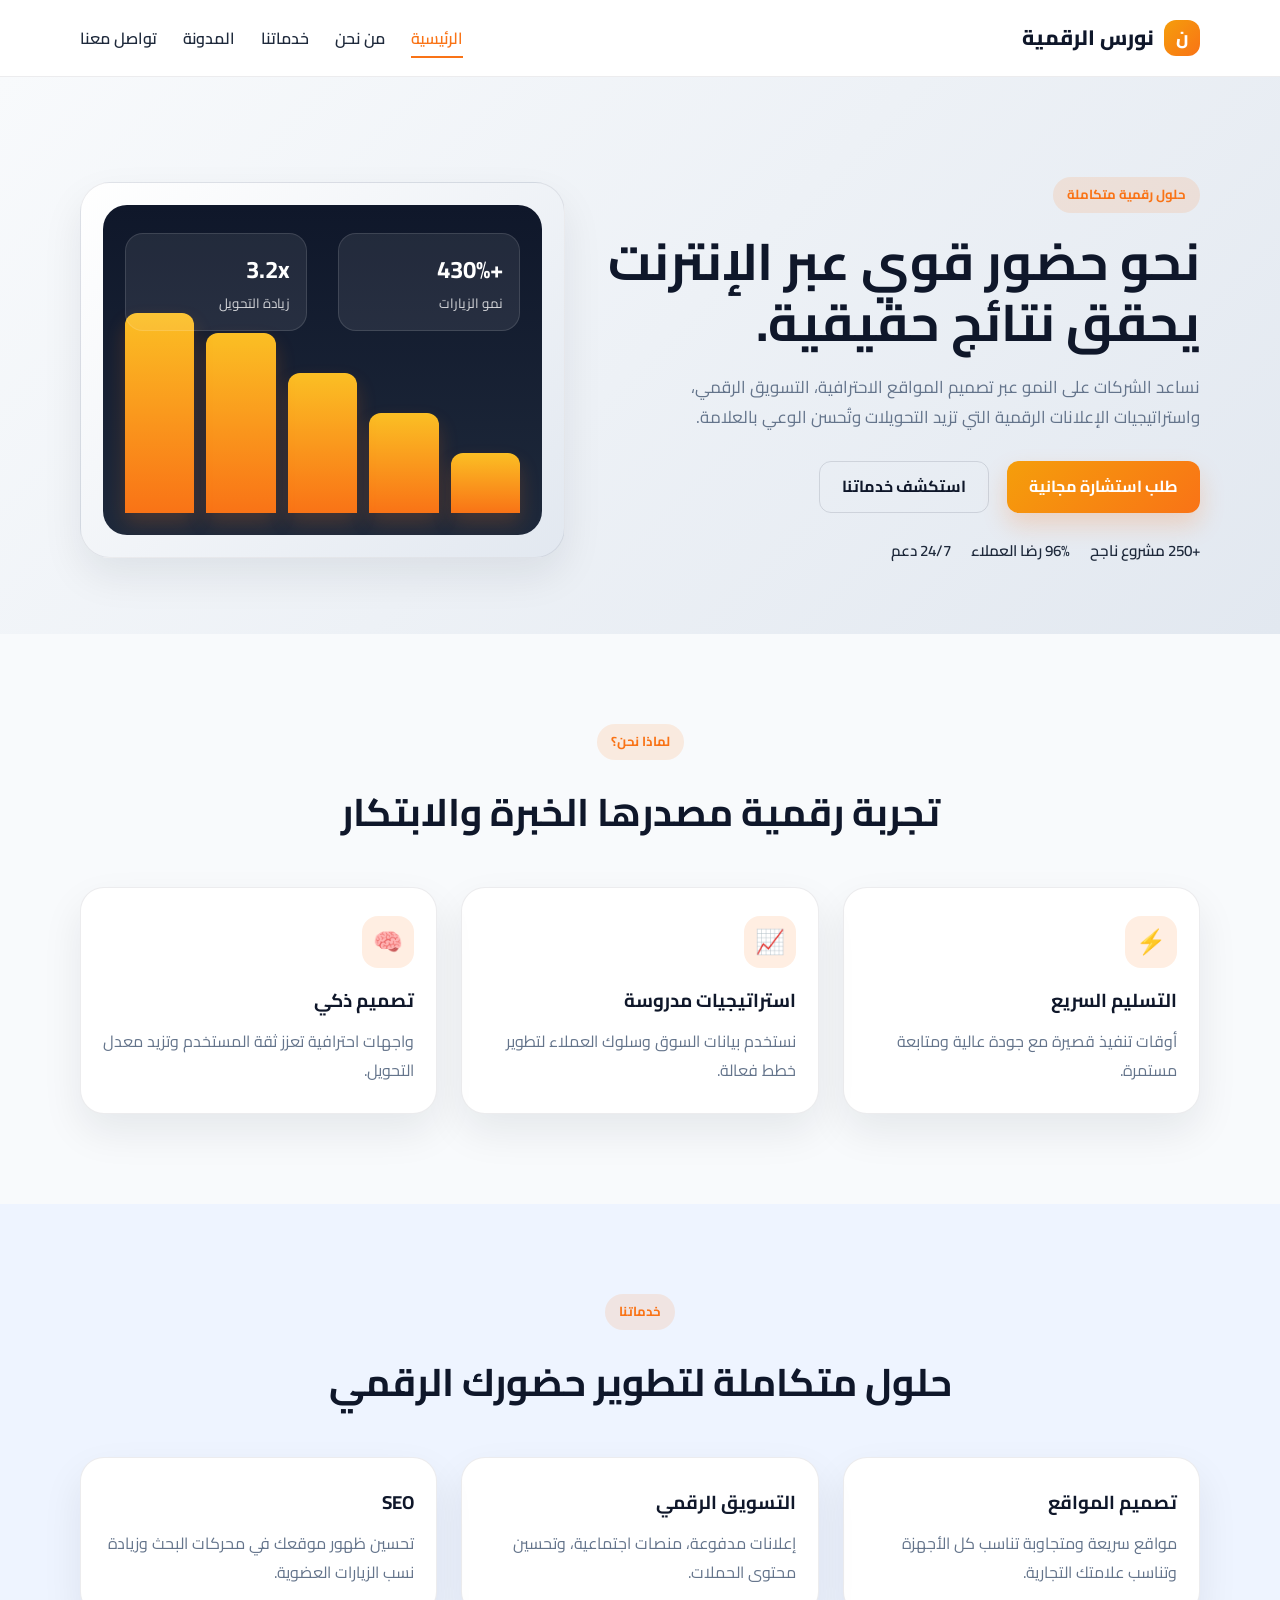
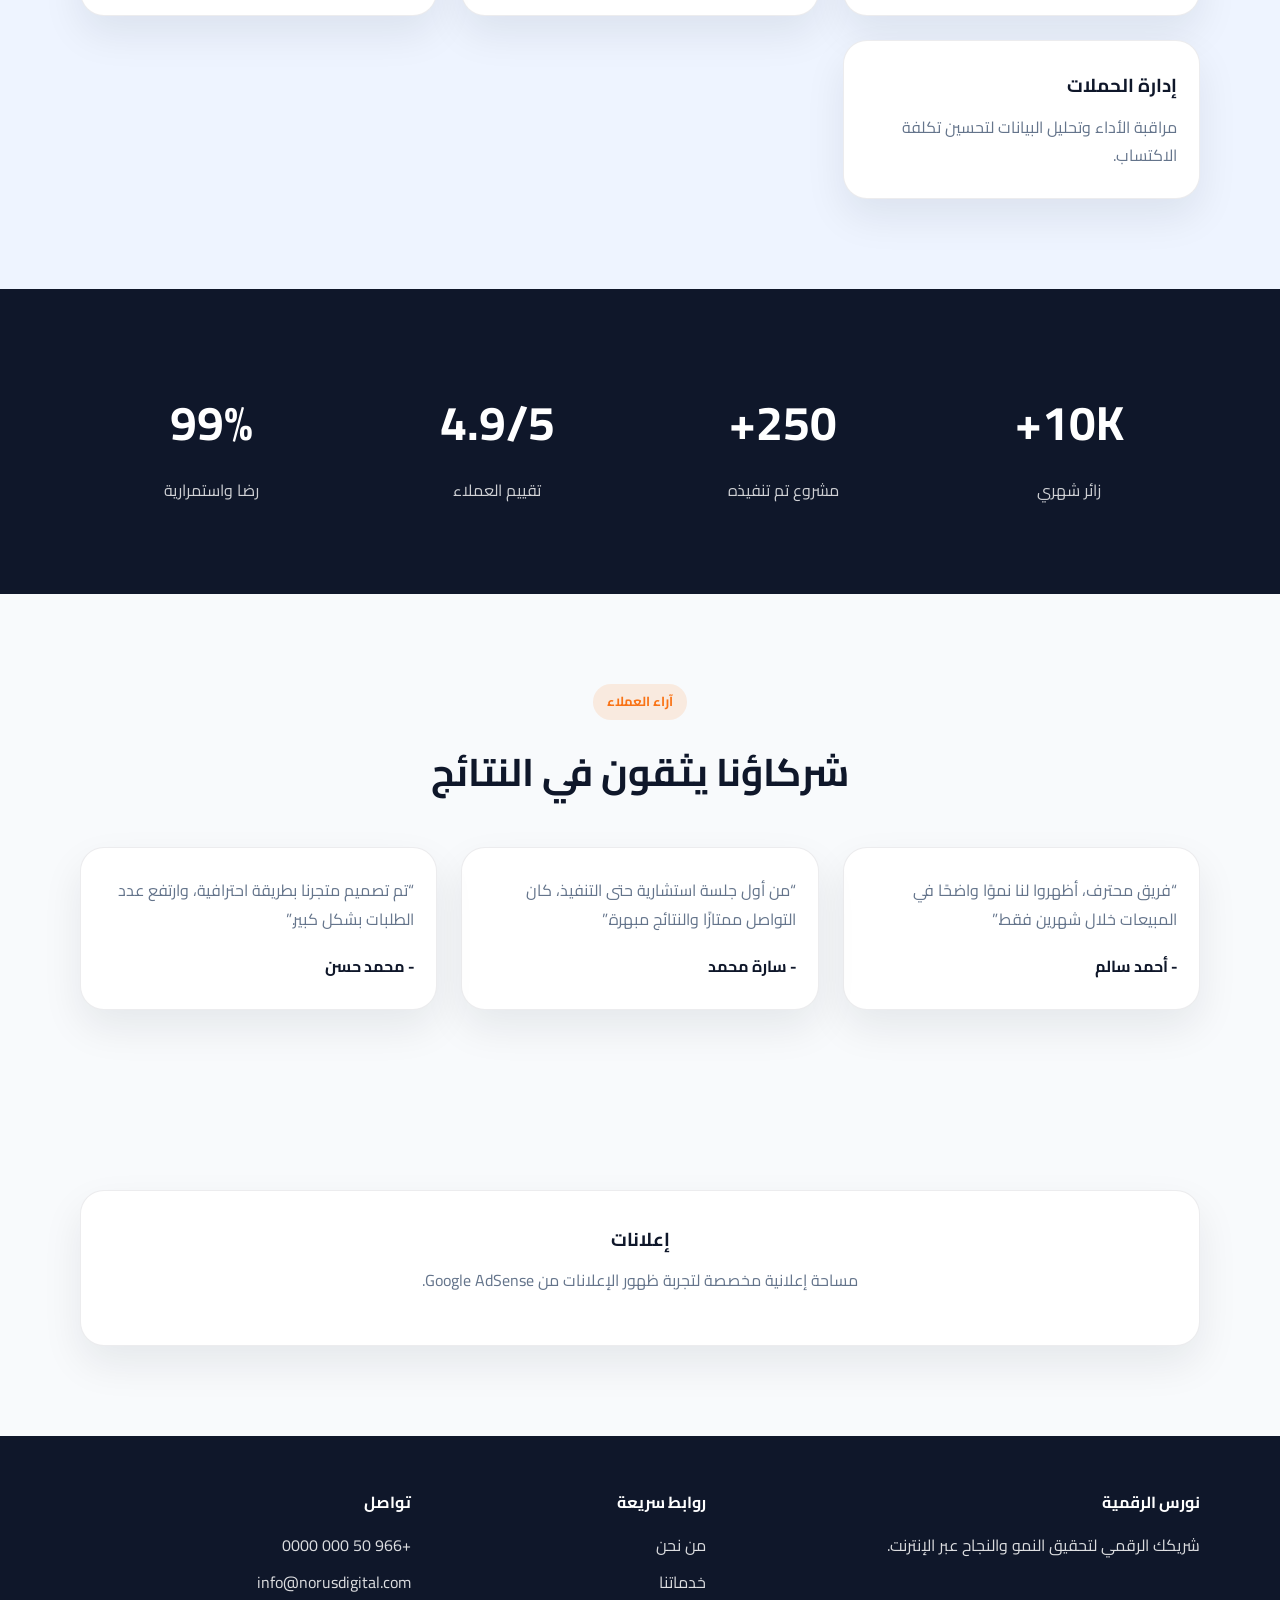
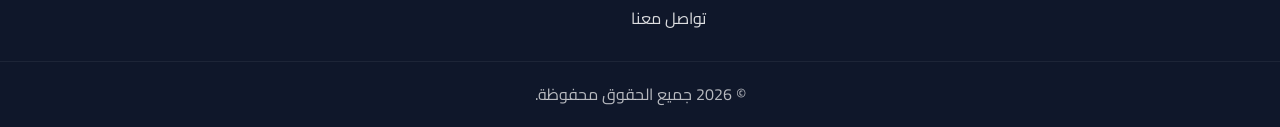
<file: index.html>
<!DOCTYPE html>
<html lang="ar" dir="rtl">
  <head>
    <meta charset="UTF-8" />
    <meta name="viewport" content="width=device-width, initial-scale=1.0" />
    <title>نورس الرقمية | حلول تسويقية متقدمة</title>
    <meta
      name="description"
      content="موقع احترافي يقدم خدمات تصميم المواقع، التسويق الرقمي، وإدارة الحملات الإعلانية للأعمال الصغيرة والمتوسطة."
    />
    <link rel="preconnect" href="https://fonts.googleapis.com" />
    <link rel="preconnect" href="https://fonts.gstatic.com" crossorigin />
    <link
      href="https://fonts.googleapis.com/css2?family=Cairo:wght@400;500;600;700;800&display=swap"
      rel="stylesheet"
    />
    <link rel="stylesheet" href="style.css" />
    <script async src="https://pagead2.googlesyndication.com/pagead/js/adsbygoogle.js?client=ca-pub-XXXXXXXXXXXX"></script>
  </head>
  <body>
    <header class="site-header">
      <div class="container nav-wrap">
        <a href="index.html" class="brand">
          <span class="brand-mark">ن</span>
          <span>نورس الرقمية</span>
        </a>

        <button class="menu-toggle" aria-label="فتح القائمة">
          <span></span><span></span><span></span>
        </button>

        <nav class="main-nav">
          <a href="index.html" class="active">الرئيسية</a>
          <a href="about.html">من نحن</a>
          <a href="services.html">خدماتنا</a>
          <a href="blog.html">المدونة</a>
          <a href="contact.html">تواصل معنا</a>
        </nav>
      </div>
    </header>

    <main>
      <section class="hero">
        <div class="container hero-grid">
          <div class="hero-copy">
            <span class="eyebrow">حلول رقمية متكاملة</span>
            <h1>نحو حضور قوي عبر الإنترنت يحقق نتائج حقيقية.</h1>
            <p>
              نساعد الشركات على النمو عبر تصميم المواقع الاحترافية، التسويق الرقمي،
              واستراتيجيات الإعلانات الرقمية التي تزيد التحويلات وتُحسن الوعي بالعلامة.
            </p>
            <div class="cta-row">
              <a class="btn btn-primary" href="contact.html">طلب استشارة مجانية</a>
              <a class="btn btn-secondary" href="services.html">استكشف خدماتنا</a>
            </div>
            <ul class="trust-list">
              <li>+250 مشروع ناجح</li>
              <li>96% رضا العملاء</li>
              <li>24/7 دعم</li>
            </ul>
          </div>

          <div class="hero-card">
            <div class="card-preview">
              <div class="mini-chart">
                <span style="height: 30%"></span>
                <span style="height: 50%"></span>
                <span style="height: 70%"></span>
                <span style="height: 90%"></span>
                <span style="height: 100%"></span>
              </div>
              <div class="metrics">
                <div>
                  <strong>+430%</strong>
                  <small>نمو الزيارات</small>
                </div>
                <div>
                  <strong>3.2x</strong>
                  <small>زيادة التحويل</small>
                </div>
              </div>
            </div>
          </div>
        </div>
      </section>

      <section class="features section">
        <div class="container">
          <div class="section-heading">
            <span class="eyebrow">لماذا نحن؟</span>
            <h2>تجربة رقمية مصدرها الخبرة والابتكار</h2>
          </div>

          <div class="feature-grid">
            <article class="feature-box">
              <div class="icon">⚡</div>
              <h3>التسليم السريع</h3>
              <p>أوقات تنفيذ قصيرة مع جودة عالية ومتابعة مستمرة.</p>
            </article>
            <article class="feature-box">
              <div class="icon">📈</div>
              <h3>استراتيجيات مدروسة</h3>
              <p>نستخدم بيانات السوق وسلوك العملاء لتطوير خطط فعالة.</p>
            </article>
            <article class="feature-box">
              <div class="icon">🧠</div>
              <h3>تصميم ذكي</h3>
              <p>واجهات احترافية تعزز ثقة المستخدم وتزيد معدل التحويل.</p>
            </article>
          </div>
        </div>
      </section>

      <section class="services section alt-bg">
        <div class="container">
          <div class="section-heading">
            <span class="eyebrow">خدماتنا</span>
            <h2>حلول متكاملة لتطوير حضورك الرقمي</h2>
          </div>

          <div class="service-grid">
            <article class="service-card">
              <h3>تصميم المواقع</h3>
              <p>مواقع سريعة ومتجاوبة تناسب كل الأجهزة وتناسب علامتك التجارية.</p>
            </article>
            <article class="service-card">
              <h3>التسويق الرقمي</h3>
              <p>إعلانات مدفوعة، منصات اجتماعية، وتحسين محتوى الحملات.</p>
            </article>
            <article class="service-card">
              <h3>SEO</h3>
              <p>تحسين ظهور موقعك في محركات البحث وزيادة نسب الزيارات العضوية.</p>
            </article>
            <article class="service-card">
              <h3>إدارة الحملات</h3>
              <p>مراقبة الأداء وتحليل البيانات لتحسين تكلفة الاكتساب.</p>
            </article>
          </div>
        </div>
      </section>

      <section class="stats section">
        <div class="container stats-grid">
          <div>
            <strong>10K+</strong>
            <span>زائر شهري</span>
          </div>
          <div>
            <strong>250+</strong>
            <span>مشروع تم تنفيذه</span>
          </div>
          <div>
            <strong>4.9/5</strong>
            <span>تقييم العملاء</span>
          </div>
          <div>
            <strong>99%</strong>
            <span>رضا واستمرارية</span>
          </div>
        </div>
      </section>

      <section class="testimonials section">
        <div class="container">
          <div class="section-heading">
            <span class="eyebrow">آراء العملاء</span>
            <h2>شركاؤنا يثقون في النتائج</h2>
          </div>

          <div class="testimonial-grid">
            <article class="quote-box">
              “فريق محترف، أظهروا لنا نموًا واضحًا في المبيعات خلال شهرين فقط.”
              <span>- أحمد سالم</span>
            </article>
            <article class="quote-box">
              “من أول جلسة استشارية حتى التنفيذ، كان التواصل ممتازًا والنتائج مبهرة.”
              <span>- سارة محمد</span>
            </article>
            <article class="quote-box">
              “تم تصميم متجرنا بطريقة احترافية، وارتفع عدد الطلبات بشكل كبير.”
              <span>- محمد حسن</span>
            </article>
          </div>
        </div>
      </section>

      <section class="ad-section section">
        <div class="container">
          <div class="ad-box">
            <h3>إعلانات</h3>
            <p>مساحة إعلانية مخصصة لتجربة ظهور الإعلانات من Google AdSense.</p>
            <ins
              class="adsbygoogle"
              style="display:block;"
              data-ad-client="ca-pub-XXXXXXXXXXXX"
              data-ad-slot="1234567890"
              data-ad-format="auto"
              data-full-width-responsive="true"
            ></ins>
          </div>
        </div>
      </section>
    </main>

    <footer class="site-footer">
      <div class="container footer-grid">
        <div>
          <h4>نورس الرقمية</h4>
          <p>شريكك الرقمي لتحقيق النمو والنجاح عبر الإنترنت.</p>
        </div>
        <div>
          <h4>روابط سريعة</h4>
          <ul>
            <li><a href="about.html">من نحن</a></li>
            <li><a href="services.html">خدماتنا</a></li>
            <li><a href="contact.html">تواصل معنا</a></li>
          </ul>
        </div>
        <div>
          <h4>تواصل</h4>
          <ul>
            <li><a href="tel:+966500000000">+966 50 000 0000</a></li>
            <li><a href="mailto:info@norusdigital.com">info@norusdigital.com</a></li>
          </ul>
        </div>
      </div>
      <div class="copy-right">© <span id="year"></span> جميع الحقوق محفوظة.</div>
    </footer>

    <script src="script.js"></script>
  </body>
</html>
</file>
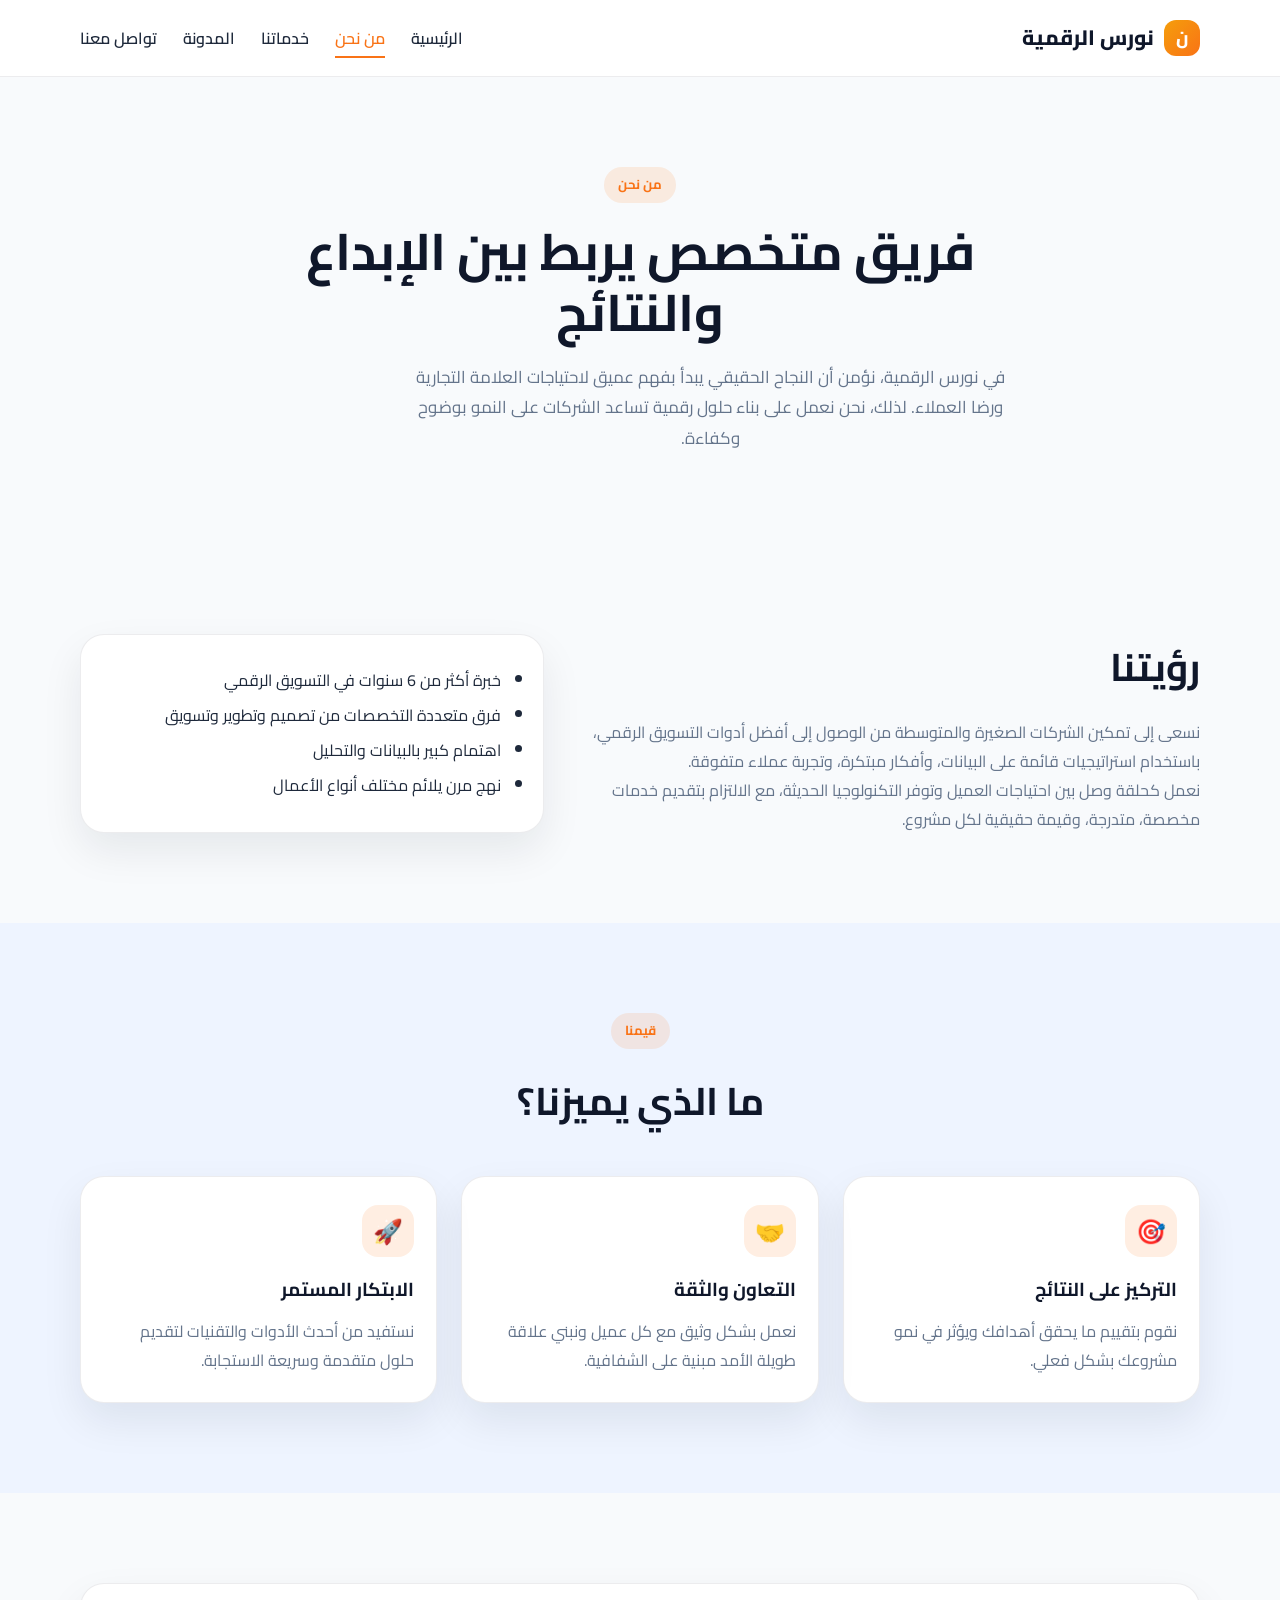
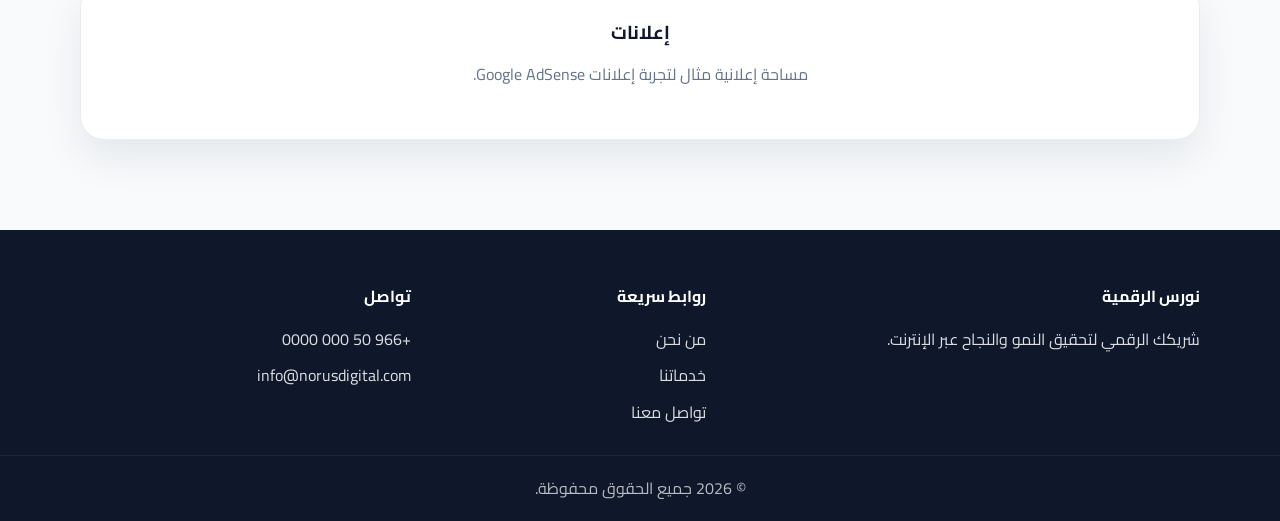
<file: about.html>
<!DOCTYPE html>
<html lang="ar" dir="rtl">
  <head>
    <meta charset="UTF-8" />
    <meta name="viewport" content="width=device-width, initial-scale=1.0" />
    <title>من نحن | نورس الرقمية</title>
    <meta name="description" content="تعرف على فريق نورس الرقمية، قيمنا، ورؤية الشركة في تقديم خدمات التسويق الرقمي وتصميم المواقع." />
    <link rel="preconnect" href="https://fonts.googleapis.com" />
    <link rel="preconnect" href="https://fonts.gstatic.com" crossorigin />
    <link href="https://fonts.googleapis.com/css2?family=Cairo:wght@400;500;600;700;800&display=swap" rel="stylesheet" />
    <link rel="stylesheet" href="style.css" />
    <script async src="https://pagead2.googlesyndication.com/pagead/js/adsbygoogle.js?client=ca-pub-XXXXXXXXXXXX"></script>
  </head>
  <body>
    <header class="site-header">
      <div class="container nav-wrap">
        <a href="index.html" class="brand">
          <span class="brand-mark">ن</span>
          <span>نورس الرقمية</span>
        </a>
        <button class="menu-toggle" aria-label="فتح القائمة">
          <span></span><span></span><span></span>
        </button>
        <nav class="main-nav">
          <a href="index.html">الرئيسية</a>
          <a href="about.html" class="active">من نحن</a>
          <a href="services.html">خدماتنا</a>
          <a href="blog.html">المدونة</a>
          <a href="contact.html">تواصل معنا</a>
        </nav>
      </div>
    </header>

    <main>
      <section class="page-hero section">
        <div class="container narrow">
          <span class="eyebrow">من نحن</span>
          <h1>فريق متخصص يربط بين الإبداع والنتائج</h1>
          <p>
            في نورس الرقمية، نؤمن أن النجاح الحقيقي يبدأ بفهم عميق لاحتياجات العلامة
            التجارية ورضا العملاء. لذلك، نحن نعمل على بناء حلول رقمية تساعد الشركات
            على النمو بوضوح وكفاءة.
          </p>
        </div>
      </section>

      <section class="section">
        <div class="container story-grid">
          <div>
            <h2>رؤيتنا</h2>
            <p>
              نسعى إلى تمكين الشركات الصغيرة والمتوسطة من الوصول إلى أفضل أدوات التسويق
              الرقمي، باستخدام استراتيجيات قائمة على البيانات، وأفكار مبتكرة، وتجربة عملاء
              متفوقة.
            </p>
            <p>
              نعمل كحلقة وصل بين احتياجات العميل وتوفر التكنولوجيا الحديثة، مع الالتزام
              بتقديم خدمات مخصصة، متدرجة، وقيمة حقيقية لكل مشروع.
            </p>
          </div>
          <div class="info-card">
            <ul>
              <li>خبرة أكثر من 6 سنوات في التسويق الرقمي</li>
              <li>فرق متعددة التخصصات من تصميم وتطوير وتسويق</li>
              <li>اهتمام كبير بالبيانات والتحليل</li>
              <li>نهج مرن يلائم مختلف أنواع الأعمال</li>
            </ul>
          </div>
        </div>
      </section>

      <section class="section alt-bg">
        <div class="container">
          <div class="section-heading">
            <span class="eyebrow">قيمنا</span>
            <h2>ما الذي يميزنا؟</h2>
          </div>
          <div class="feature-grid">
            <article class="feature-box">
              <div class="icon">🎯</div>
              <h3>التركيز على النتائج</h3>
              <p>نقوم بتقييم ما يحقق أهدافك ويؤثر في نمو مشروعك بشكل فعلي.</p>
            </article>
            <article class="feature-box">
              <div class="icon">🤝</div>
              <h3>التعاون والثقة</h3>
              <p>نعمل بشكل وثيق مع كل عميل ونبني علاقة طويلة الأمد مبنية على الشفافية.</p>
            </article>
            <article class="feature-box">
              <div class="icon">🚀</div>
              <h3>الابتكار المستمر</h3>
              <p>نستفيد من أحدث الأدوات والتقنيات لتقديم حلول متقدمة وسريعة الاستجابة.</p>
            </article>
          </div>
        </div>
      </section>

      <section class="ad-section section">
        <div class="container">
          <div class="ad-box">
            <h3>إعلانات</h3>
            <p>مساحة إعلانية مثال لتجربة إعلانات Google AdSense.</p>
            <ins
              class="adsbygoogle"
              style="display:block;"
              data-ad-client="ca-pub-XXXXXXXXXXXX"
              data-ad-slot="1234567890"
              data-ad-format="auto"
              data-full-width-responsive="true"
            ></ins>
          </div>
        </div>
      </section>
    </main>

    <footer class="site-footer">
      <div class="container footer-grid">
        <div>
          <h4>نورس الرقمية</h4>
          <p>شريكك الرقمي لتحقيق النمو والنجاح عبر الإنترنت.</p>
        </div>
        <div>
          <h4>روابط سريعة</h4>
          <ul>
            <li><a href="about.html">من نحن</a></li>
            <li><a href="services.html">خدماتنا</a></li>
            <li><a href="contact.html">تواصل معنا</a></li>
          </ul>
        </div>
        <div>
          <h4>تواصل</h4>
          <ul>
            <li><a href="tel:+966500000000">+966 50 000 0000</a></li>
            <li><a href="mailto:info@norusdigital.com">info@norusdigital.com</a></li>
          </ul>
        </div>
      </div>
      <div class="copy-right">© <span id="year"></span> جميع الحقوق محفوظة.</div>
    </footer>

    <script src="script.js"></script>
  </body>
</html>
</file>
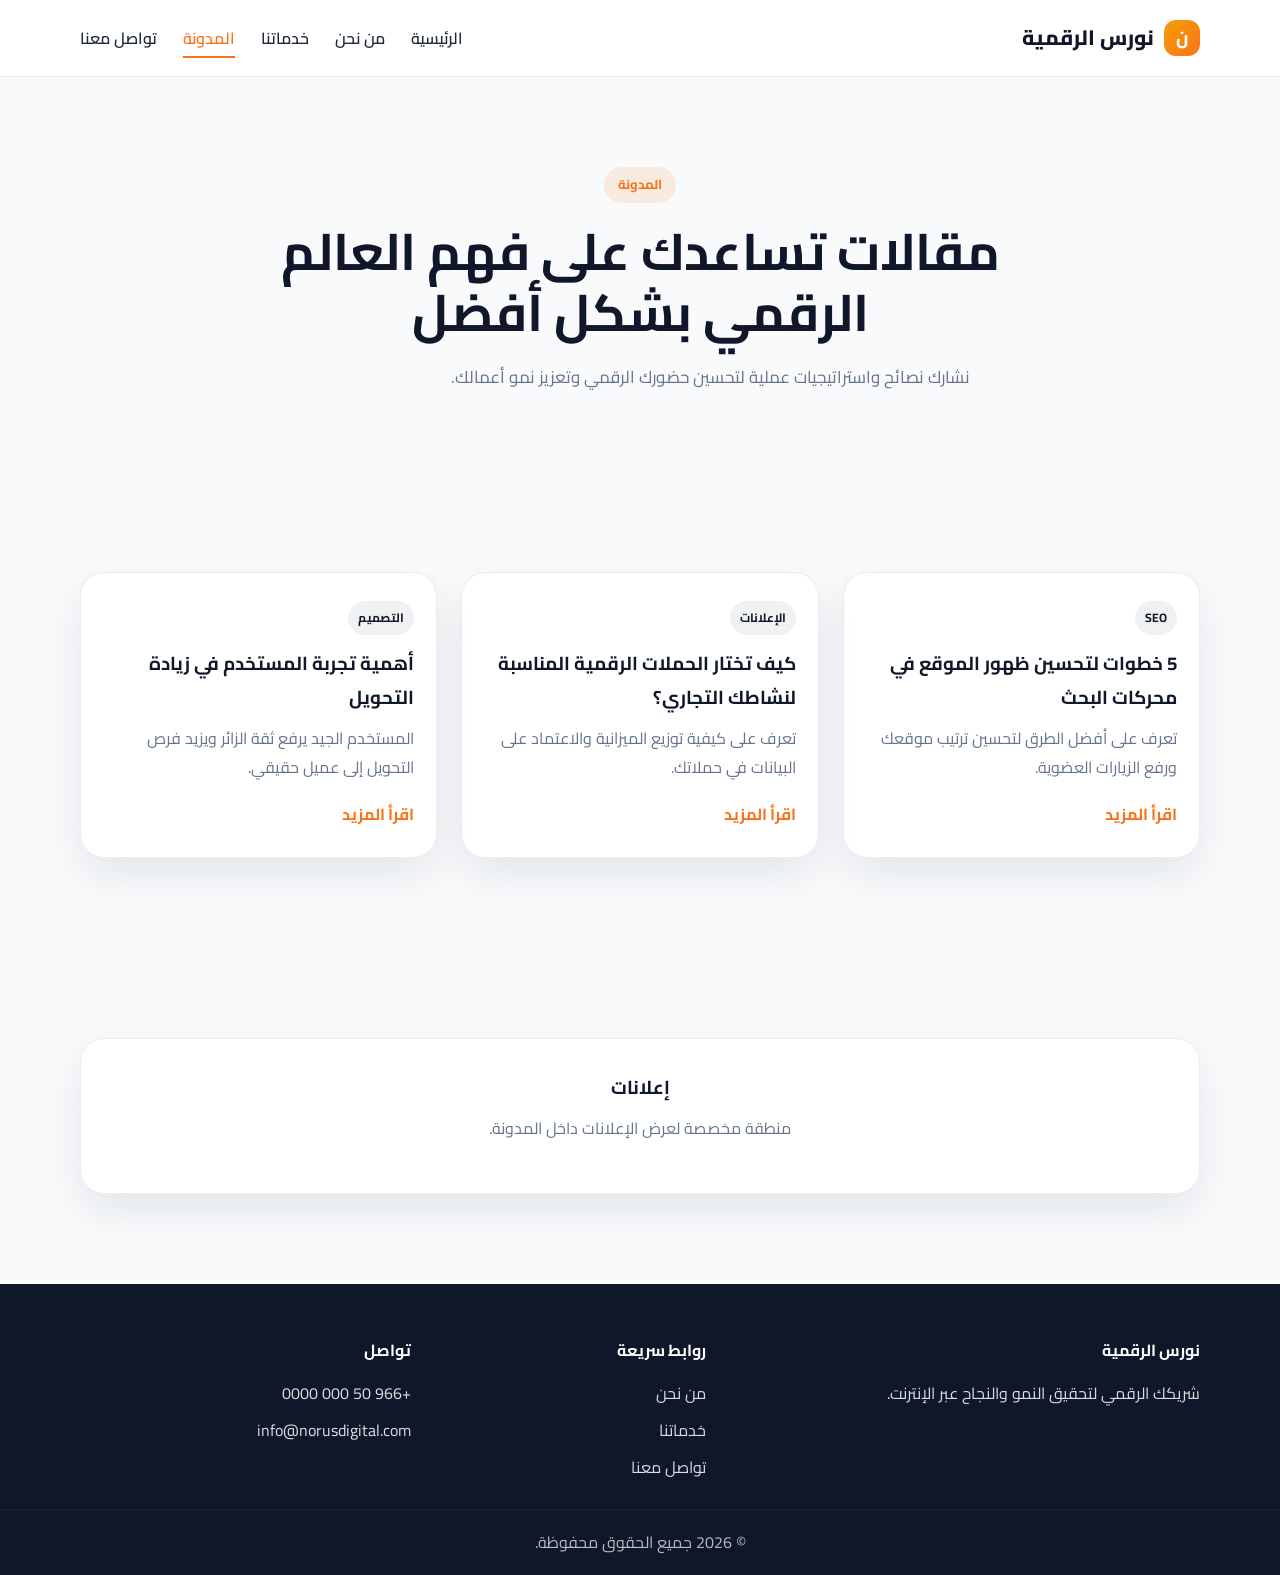
<file: blog.html>
<!DOCTYPE html>
<html lang="ar" dir="rtl">
  <head>
    <meta charset="UTF-8" />
    <meta name="viewport" content="width=device-width, initial-scale=1.0" />
    <title>المدونة | نورس الرقمية</title>
    <meta name="description" content="مقالات ونصائح في التسويق الرقمي، تصميم المواقع، وتحسين النمو الرقمي للشركات." />
    <link rel="preconnect" href="https://fonts.googleapis.com" />
    <link rel="preconnect" href="https://fonts.gstatic.com" crossorigin />
    <link href="https://fonts.googleapis.com/css2?family=Cairo:wght@400;500;600;700;800&display=swap" rel="stylesheet" />
    <link rel="stylesheet" href="style.css" />
    <script async src="https://pagead2.googlesyndication.com/pagead/js/adsbygoogle.js?client=ca-pub-XXXXXXXXXXXX"></script>
  </head>
  <body>
    <header class="site-header">
      <div class="container nav-wrap">
        <a href="index.html" class="brand">
          <span class="brand-mark">ن</span>
          <span>نورس الرقمية</span>
        </a>
        <button class="menu-toggle" aria-label="فتح القائمة">
          <span></span><span></span><span></span>
        </button>
        <nav class="main-nav">
          <a href="index.html">الرئيسية</a>
          <a href="about.html">من نحن</a>
          <a href="services.html">خدماتنا</a>
          <a href="blog.html" class="active">المدونة</a>
          <a href="contact.html">تواصل معنا</a>
        </nav>
      </div>
    </header>

    <main>
      <section class="page-hero section">
        <div class="container narrow">
          <span class="eyebrow">المدونة</span>
          <h1>مقالات تساعدك على فهم العالم الرقمي بشكل أفضل</h1>
          <p>نشارك نصائح واستراتيجيات عملية لتحسين حضورك الرقمي وتعزيز نمو أعمالك.</p>
        </div>
      </section>

      <section class="section">
        <div class="container blog-grid">
          <article class="blog-card">
            <span class="tag">SEO</span>
            <h3>5 خطوات لتحسين ظهور الموقع في محركات البحث</h3>
            <p>تعرف على أفضل الطرق لتحسين ترتيب موقعك ورفع الزيارات العضوية.</p>
            <a href="#">اقرأ المزيد</a>
          </article>
          <article class="blog-card">
            <span class="tag">الإعلانات</span>
            <h3>كيف تختار الحملات الرقمية المناسبة لنشاطك التجاري؟</h3>
            <p>تعرف على كيفية توزيع الميزانية والاعتماد على البيانات في حملاتك.</p>
            <a href="#">اقرأ المزيد</a>
          </article>
          <article class="blog-card">
            <span class="tag">التصميم</span>
            <h3>أهمية تجربة المستخدم في زيادة التحويل</h3>
            <p>المستخدم الجيد يرفع ثقة الزائر ويزيد فرص التحويل إلى عميل حقيقي.</p>
            <a href="#">اقرأ المزيد</a>
          </article>
        </div>
      </section>

      <section class="ad-section section">
        <div class="container">
          <div class="ad-box">
            <h3>إعلانات</h3>
            <p>منطقة مخصصة لعرض الإعلانات داخل المدونة.</p>
            <ins
              class="adsbygoogle"
              style="display:block;"
              data-ad-client="ca-pub-XXXXXXXXXXXX"
              data-ad-slot="1234567890"
              data-ad-format="auto"
              data-full-width-responsive="true"
            ></ins>
          </div>
        </div>
      </section>
    </main>

    <footer class="site-footer">
      <div class="container footer-grid">
        <div>
          <h4>نورس الرقمية</h4>
          <p>شريكك الرقمي لتحقيق النمو والنجاح عبر الإنترنت.</p>
        </div>
        <div>
          <h4>روابط سريعة</h4>
          <ul>
            <li><a href="about.html">من نحن</a></li>
            <li><a href="services.html">خدماتنا</a></li>
            <li><a href="contact.html">تواصل معنا</a></li>
          </ul>
        </div>
        <div>
          <h4>تواصل</h4>
          <ul>
            <li><a href="tel:+966500000000">+966 50 000 0000</a></li>
            <li><a href="mailto:info@norusdigital.com">info@norusdigital.com</a></li>
          </ul>
        </div>
      </div>
      <div class="copy-right">© <span id="year"></span> جميع الحقوق محفوظة.</div>
    </footer>

    <script src="script.js"></script>
  </body>
</html>
</file>
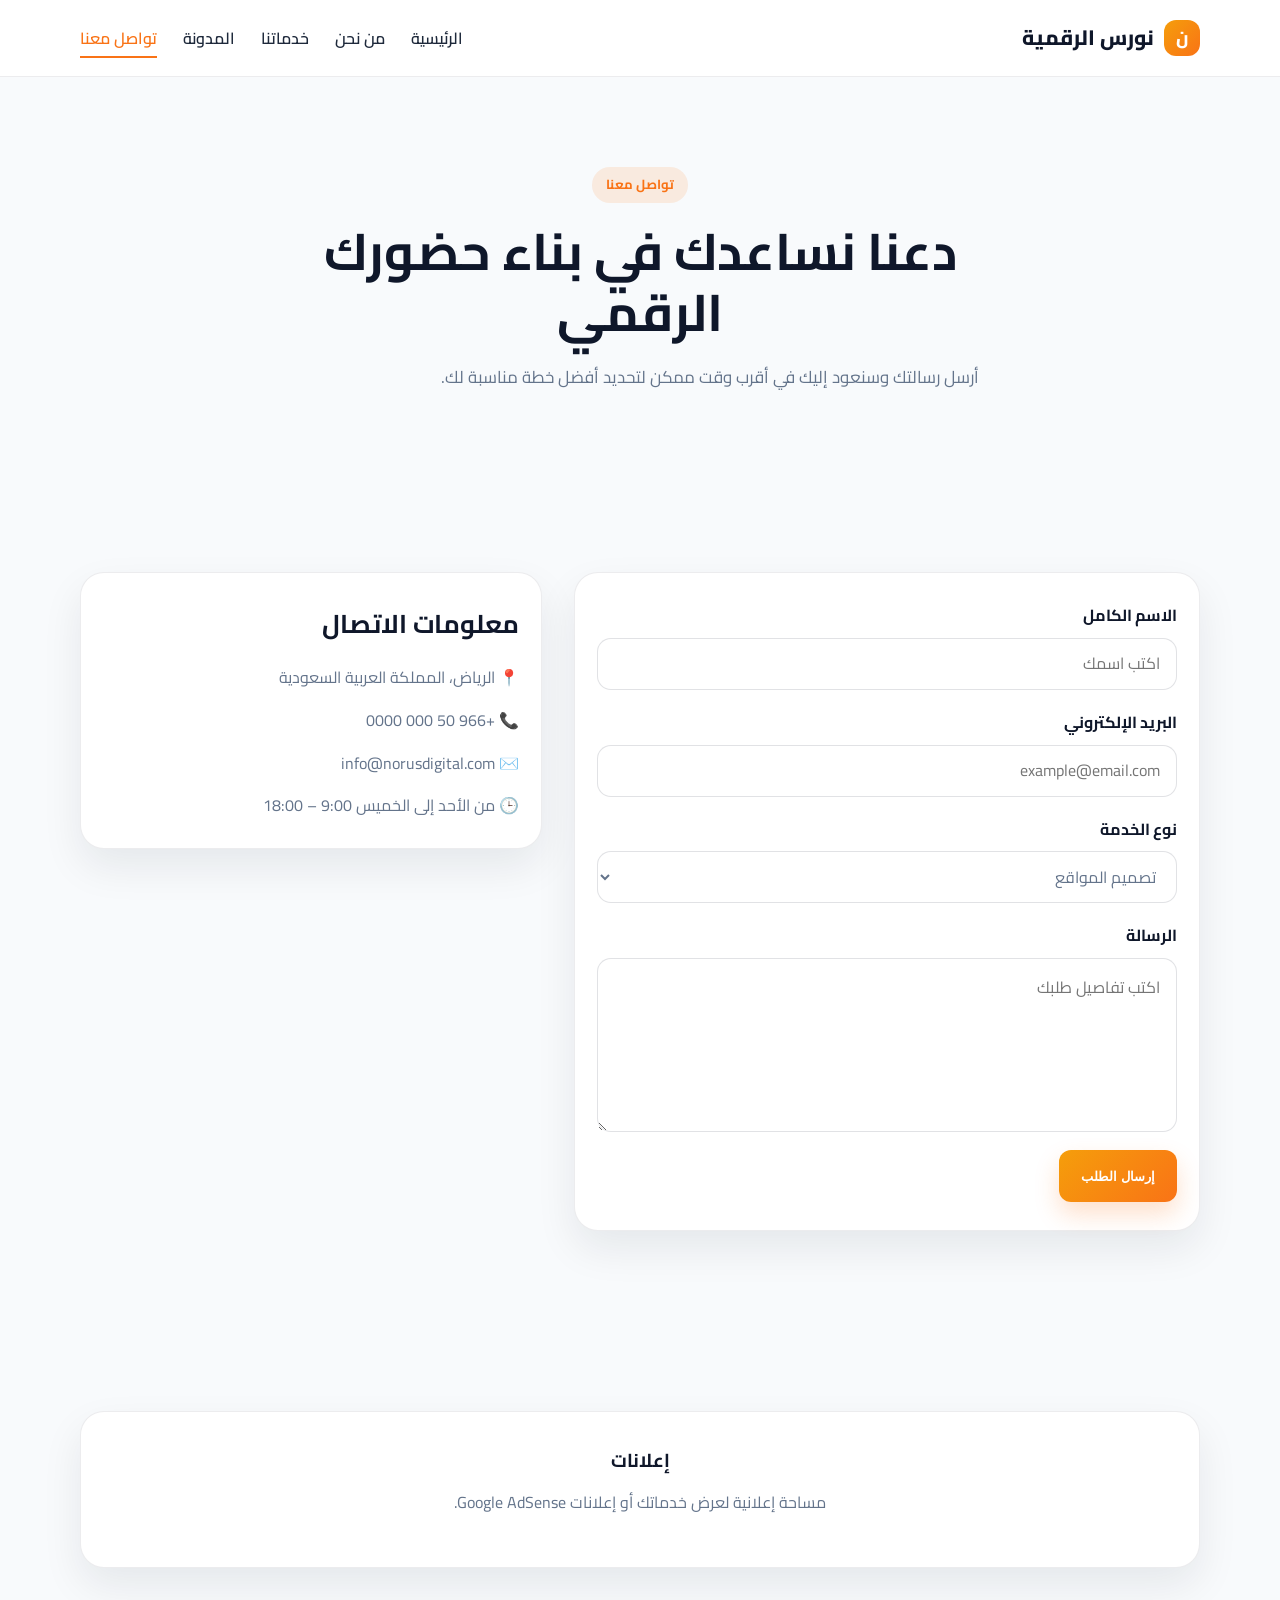
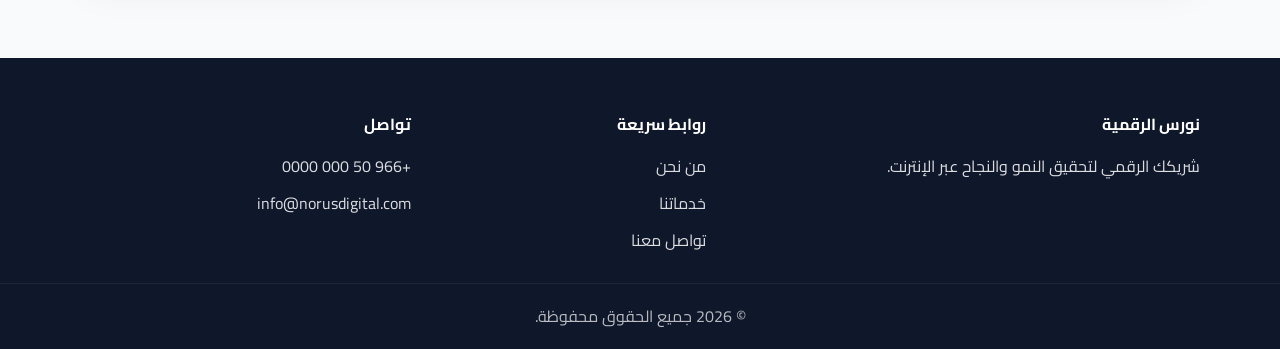
<file: contact.html>
<!DOCTYPE html>
<html lang="ar" dir="rtl">
  <head>
    <meta charset="UTF-8" />
    <meta name="viewport" content="width=device-width, initial-scale=1.0" />
    <title>تواصل معنا | نورس الرقمية</title>
    <meta name="description" content="تواصل مع فريق نورس الرقمية للاستفسار عن خدمات تصميم المواقع والتسويق الرقمي." />
    <link rel="preconnect" href="https://fonts.googleapis.com" />
    <link rel="preconnect" href="https://fonts.gstatic.com" crossorigin />
    <link href="https://fonts.googleapis.com/css2?family=Cairo:wght@400;500;600;700;800&display=swap" rel="stylesheet" />
    <link rel="stylesheet" href="style.css" />
    <script async src="https://pagead2.googlesyndication.com/pagead/js/adsbygoogle.js?client=ca-pub-XXXXXXXXXXXX"></script>
  </head>
  <body>
    <header class="site-header">
      <div class="container nav-wrap">
        <a href="index.html" class="brand">
          <span class="brand-mark">ن</span>
          <span>نورس الرقمية</span>
        </a>
        <button class="menu-toggle" aria-label="فتح القائمة">
          <span></span><span></span><span></span>
        </button>
        <nav class="main-nav">
          <a href="index.html">الرئيسية</a>
          <a href="about.html">من نحن</a>
          <a href="services.html">خدماتنا</a>
          <a href="blog.html">المدونة</a>
          <a href="contact.html" class="active">تواصل معنا</a>
        </nav>
      </div>
    </header>

    <main>
      <section class="page-hero section">
        <div class="container narrow">
          <span class="eyebrow">تواصل معنا</span>
          <h1>دعنا نساعدك في بناء حضورك الرقمي</h1>
          <p>أرسل رسالتك وسنعود إليك في أقرب وقت ممكن لتحديد أفضل خطة مناسبة لك.</p>
        </div>
      </section>

      <section class="section">
        <div class="container contact-grid">
          <form class="contact-form">
            <div class="field">
              <label>الاسم الكامل</label>
              <input type="text" placeholder="اكتب اسمك" />
            </div>
            <div class="field">
              <label>البريد الإلكتروني</label>
              <input type="email" placeholder="example@email.com" />
            </div>
            <div class="field">
              <label>نوع الخدمة</label>
              <select>
                <option>تصميم المواقع</option>
                <option>التسويق الرقمي</option>
                <option>SEO</option>
                <option>إدارة المحتوى</option>
              </select>
            </div>
            <div class="field">
              <label>الرسالة</label>
              <textarea rows="5" placeholder="اكتب تفاصيل طلبك"></textarea>
            </div>
            <button type="submit" class="btn btn-primary">إرسال الطلب</button>
          </form>

          <aside class="contact-info">
            <h3>معلومات الاتصال</h3>
            <ul>
              <li>📍 الرياض، المملكة العربية السعودية</li>
              <li>📞 +966 50 000 0000</li>
              <li>✉️ info@norusdigital.com</li>
              <li>🕒 من الأحد إلى الخميس 9:00 – 18:00</li>
            </ul>
          </aside>
        </div>
      </section>

      <section class="ad-section section">
        <div class="container">
          <div class="ad-box">
            <h3>إعلانات</h3>
            <p>مساحة إعلانية لعرض خدماتك أو إعلانات Google AdSense.</p>
            <ins
              class="adsbygoogle"
              style="display:block;"
              data-ad-client="ca-pub-XXXXXXXXXXXX"
              data-ad-slot="1234567890"
              data-ad-format="auto"
              data-full-width-responsive="true"
            ></ins>
          </div>
        </div>
      </section>
    </main>

    <footer class="site-footer">
      <div class="container footer-grid">
        <div>
          <h4>نورس الرقمية</h4>
          <p>شريكك الرقمي لتحقيق النمو والنجاح عبر الإنترنت.</p>
        </div>
        <div>
          <h4>روابط سريعة</h4>
          <ul>
            <li><a href="about.html">من نحن</a></li>
            <li><a href="services.html">خدماتنا</a></li>
            <li><a href="contact.html">تواصل معنا</a></li>
          </ul>
        </div>
        <div>
          <h4>تواصل</h4>
          <ul>
            <li><a href="tel:+966500000000">+966 50 000 0000</a></li>
            <li><a href="mailto:info@norusdigital.com">info@norusdigital.com</a></li>
          </ul>
        </div>
      </div>
      <div class="copy-right">© <span id="year"></span> جميع الحقوق محفوظة.</div>
    </footer>

    <script src="script.js"></script>
  </body>
</html>
</file>
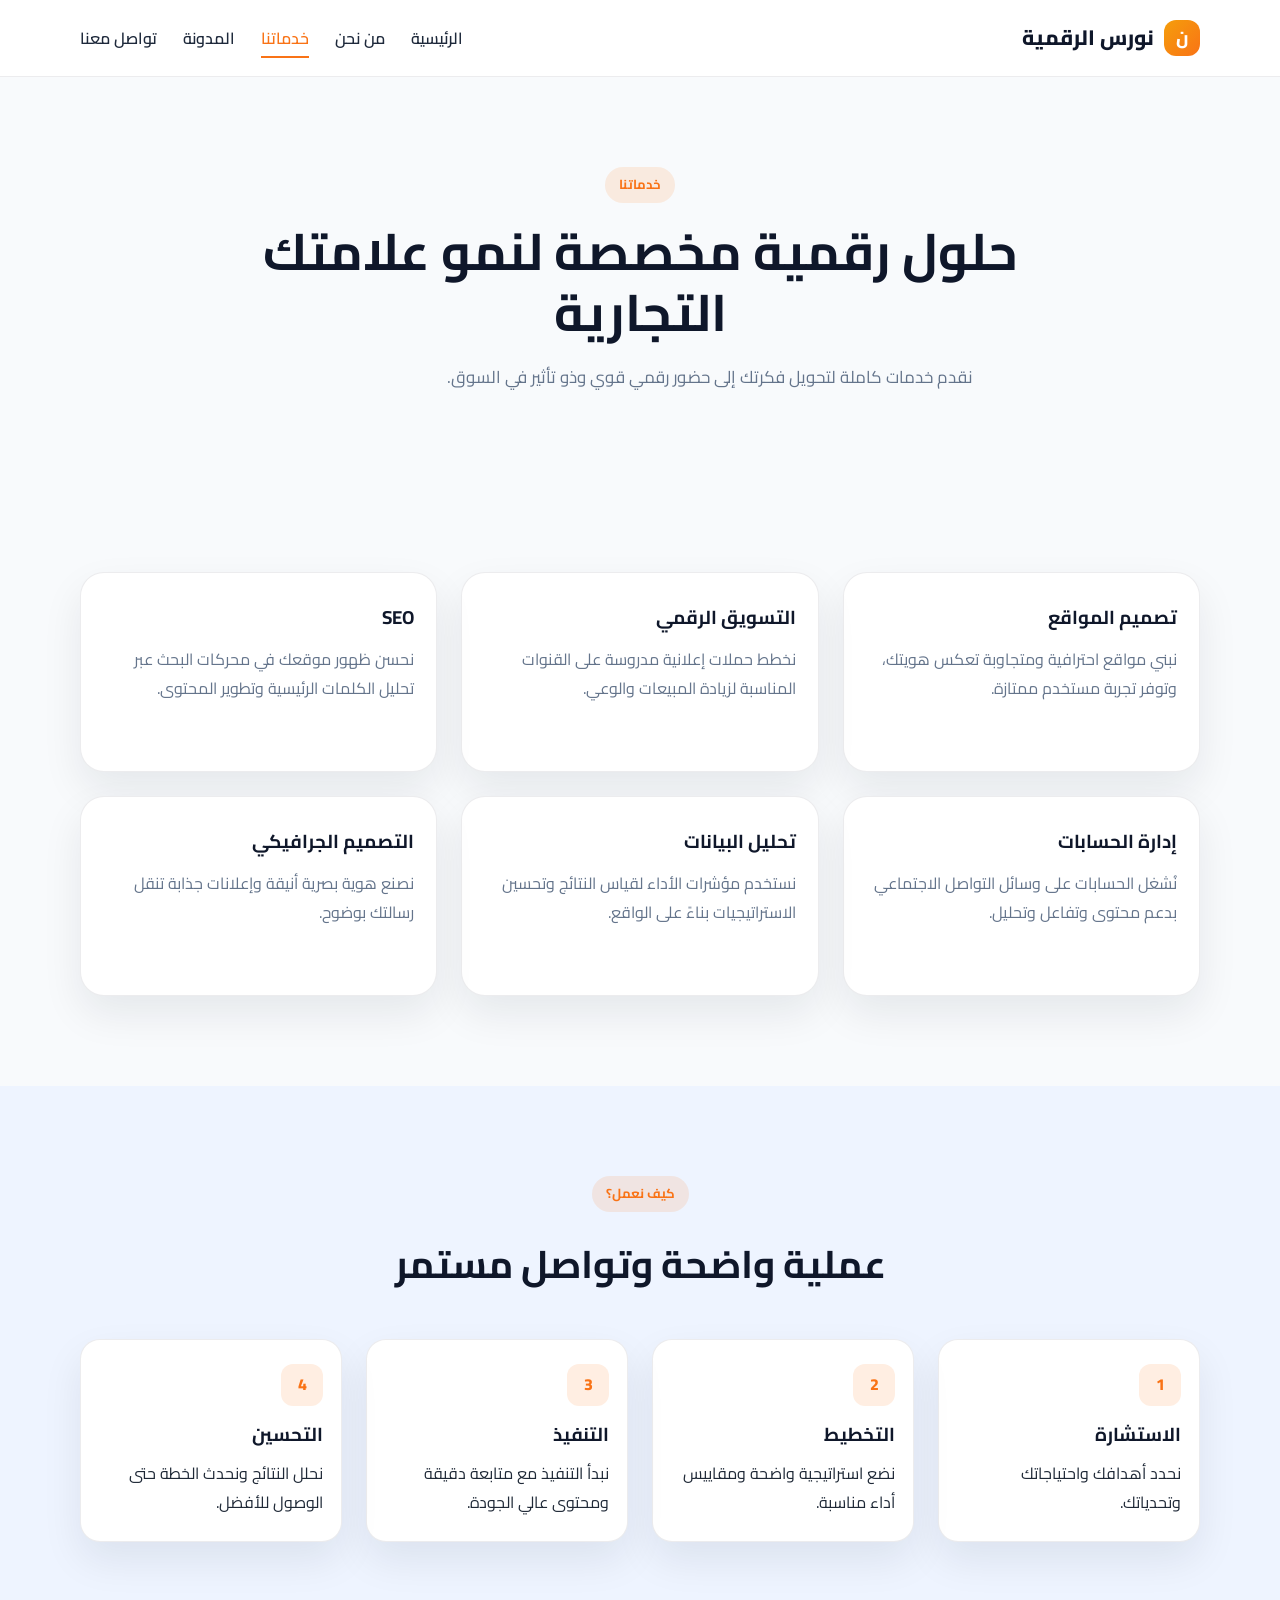
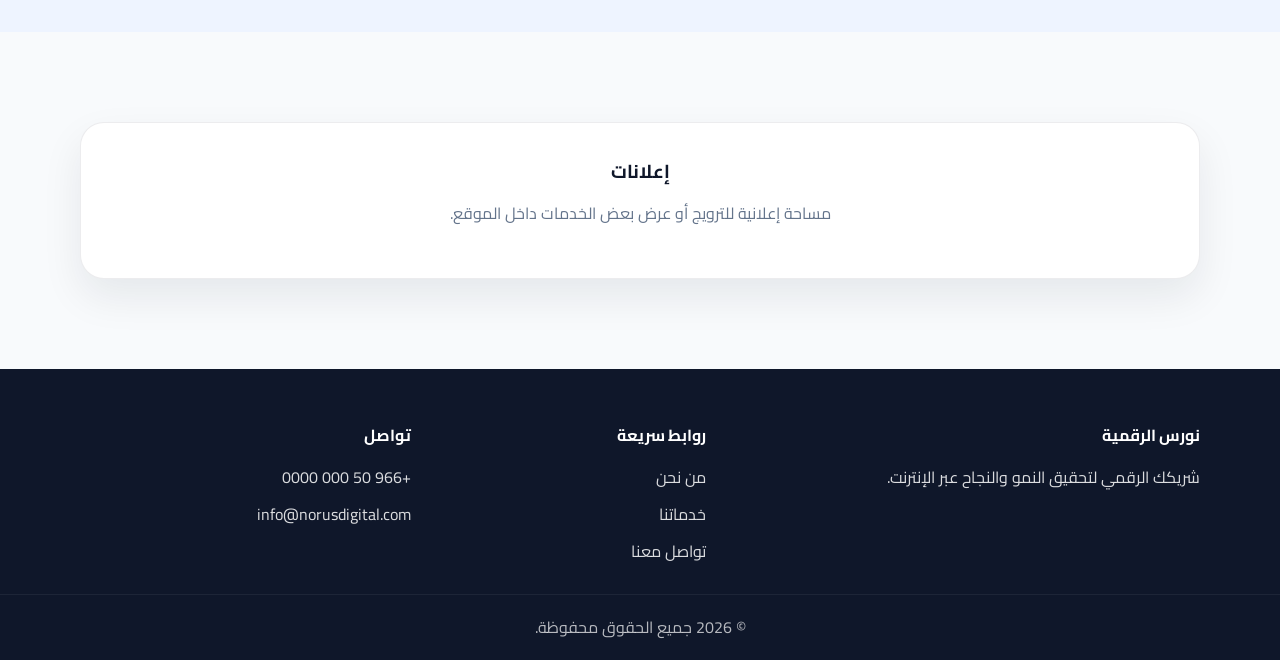
<file: services.html>
<!DOCTYPE html>
<html lang="ar" dir="rtl">
  <head>
    <meta charset="UTF-8" />
    <meta name="viewport" content="width=device-width, initial-scale=1.0" />
    <title>خدماتنا | نورس الرقمية</title>
    <meta name="description" content="اكتشف خدمات نورس الرقمية: تصميم المواقع، التسويق الرقمي، SEO، وإدارة الحملات الرقمية." />
    <link rel="preconnect" href="https://fonts.googleapis.com" />
    <link rel="preconnect" href="https://fonts.gstatic.com" crossorigin />
    <link href="https://fonts.googleapis.com/css2?family=Cairo:wght@400;500;600;700;800&display=swap" rel="stylesheet" />
    <link rel="stylesheet" href="style.css" />
    <script async src="https://pagead2.googlesyndication.com/pagead/js/adsbygoogle.js?client=ca-pub-XXXXXXXXXXXX"></script>
  </head>
  <body>
    <header class="site-header">
      <div class="container nav-wrap">
        <a href="index.html" class="brand">
          <span class="brand-mark">ن</span>
          <span>نورس الرقمية</span>
        </a>
        <button class="menu-toggle" aria-label="فتح القائمة">
          <span></span><span></span><span></span>
        </button>
        <nav class="main-nav">
          <a href="index.html">الرئيسية</a>
          <a href="about.html">من نحن</a>
          <a href="services.html" class="active">خدماتنا</a>
          <a href="blog.html">المدونة</a>
          <a href="contact.html">تواصل معنا</a>
        </nav>
      </div>
    </header>

    <main>
      <section class="page-hero section">
        <div class="container narrow">
          <span class="eyebrow">خدماتنا</span>
          <h1>حلول رقمية مخصصة لنمو علامتك التجارية</h1>
          <p>نقدم خدمات كاملة لتحويل فكرتك إلى حضور رقمي قوي وذو تأثير في السوق.</p>
        </div>
      </section>

      <section class="section">
        <div class="container service-grid large">
          <article class="service-card detail">
            <h3>تصميم المواقع</h3>
            <p>نبني مواقع احترافية ومتجاوبة تعكس هويتك، وتوفر تجربة مستخدم ممتازة.</p>
          </article>
          <article class="service-card detail">
            <h3>التسويق الرقمي</h3>
            <p>نخطط حملات إعلانية مدروسة على القنوات المناسبة لزيادة المبيعات والوعي.</p>
          </article>
          <article class="service-card detail">
            <h3>SEO</h3>
            <p>نحسن ظهور موقعك في محركات البحث عبر تحليل الكلمات الرئيسية وتطوير المحتوى.</p>
          </article>
          <article class="service-card detail">
            <h3>إدارة الحسابات</h3>
            <p>نُشغل الحسابات على وسائل التواصل الاجتماعي بدعم محتوى وتفاعل وتحليل.</p>
          </article>
          <article class="service-card detail">
            <h3>تحليل البيانات</h3>
            <p>نستخدم مؤشرات الأداء لقياس النتائج وتحسين الاستراتيجيات بناءً على الواقع.</p>
          </article>
          <article class="service-card detail">
            <h3>التصميم الجرافيكي</h3>
            <p>نصنع هوية بصرية أنيقة وإعلانات جذابة تنقل رسالتك بوضوح.</p>
          </article>
        </div>
      </section>

      <section class="section alt-bg">
        <div class="container process-wrap">
          <div class="section-heading">
            <span class="eyebrow">كيف نعمل؟</span>
            <h2>عملية واضحة وتواصل مستمر</h2>
          </div>
          <div class="process-grid">
            <div><span>1</span><h3>الاستشارة</h3><p>نحدد أهدافك واحتياجاتك وتحدياتك.</p></div>
            <div><span>2</span><h3>التخطيط</h3><p>نضع استراتيجية واضحة ومقاييس أداء مناسبة.</p></div>
            <div><span>3</span><h3>التنفيذ</h3><p>نبدأ التنفيذ مع متابعة دقيقة ومحتوى عالي الجودة.</p></div>
            <div><span>4</span><h3>التحسين</h3><p>نحلل النتائج ونحدث الخطة حتى الوصول للأفضل.</p></div>
          </div>
        </div>
      </section>

      <section class="ad-section section">
        <div class="container">
          <div class="ad-box">
            <h3>إعلانات</h3>
            <p>مساحة إعلانية للترويج أو عرض بعض الخدمات داخل الموقع.</p>
            <ins
              class="adsbygoogle"
              style="display:block;"
              data-ad-client="ca-pub-XXXXXXXXXXXX"
              data-ad-slot="1234567890"
              data-ad-format="auto"
              data-full-width-responsive="true"
            ></ins>
          </div>
        </div>
      </section>
    </main>

    <footer class="site-footer">
      <div class="container footer-grid">
        <div>
          <h4>نورس الرقمية</h4>
          <p>شريكك الرقمي لتحقيق النمو والنجاح عبر الإنترنت.</p>
        </div>
        <div>
          <h4>روابط سريعة</h4>
          <ul>
            <li><a href="about.html">من نحن</a></li>
            <li><a href="services.html">خدماتنا</a></li>
            <li><a href="contact.html">تواصل معنا</a></li>
          </ul>
        </div>
        <div>
          <h4>تواصل</h4>
          <ul>
            <li><a href="tel:+966500000000">+966 50 000 0000</a></li>
            <li><a href="mailto:info@norusdigital.com">info@norusdigital.com</a></li>
          </ul>
        </div>
      </div>
      <div class="copy-right">© <span id="year"></span> جميع الحقوق محفوظة.</div>
    </footer>

    <script src="script.js"></script>
  </body>
</html>
</file>
<file: style.css>
* {
  margin: 0;
  padding: 0;
  box-sizing: border-box;
}

:root {
  --primary: #0f172a;
  --primary-soft: #1e293b;
  --accent: #f59e0b;
  --accent-2: #f97316;
  --bg: #f8fafc;
  --card: #ffffff;
  --text: #1f2937;
  --muted: #64748b;
  --border: rgba(15, 23, 42, 0.08);
  --shadow: 0 18px 40px rgba(15, 23, 42, 0.08);
}

html {
  scroll-behavior: smooth;
}

body {
  font-family: "Cairo", sans-serif;
  background: var(--bg);
  color: var(--text);
  line-height: 1.8;
}

a {
  text-decoration: none;
  color: inherit;
}

img {
  max-width: 100%;
  display: block;
}

.container {
  width: min(1120px, calc(100% - 32px));
  margin: 0 auto;
}

.section {
  padding: 90px 0;
}

.alt-bg {
  background: #eef4ff;
}

.site-header {
  position: sticky;
  top: 0;
  z-index: 30;
  background: rgba(255, 255, 255, 0.94);
  backdrop-filter: blur(12px);
  border-bottom: 1px solid var(--border);
}

.nav-wrap {
  display: flex;
  justify-content: space-between;
  align-items: center;
  min-height: 76px;
}

.brand {
  display: inline-flex;
  align-items: center;
  gap: 10px;
  font-weight: 800;
  font-size: 1.3rem;
  color: var(--primary);
}

.brand-mark {
  display: inline-grid;
  place-items: center;
  width: 36px;
  height: 36px;
  border-radius: 12px;
  background: linear-gradient(135deg, var(--accent), var(--accent-2));
  color: #fff;
  font-size: 1.1rem;
}

.main-nav {
  display: flex;
  gap: 26px;
  align-items: center;
  font-weight: 600;
  color: var(--primary-soft);
}

.main-nav a {
  position: relative;
  transition: 0.2s ease;
}

.main-nav a:hover,
.main-nav a.active {
  color: var(--accent-2);
}

.main-nav a::after {
  content: "";
  position: absolute;
  left: 0;
  bottom: -6px;
  width: 0;
  height: 2px;
  background: var(--accent-2);
  transition: width 0.25s ease;
}

.main-nav a:hover::after,
.main-nav a.active::after {
  width: 100%;
}

.menu-toggle {
  display: none;
  border: 0;
  background: transparent;
  width: 46px;
  height: 46px;
  border-radius: 10px;
  cursor: pointer;
}

.menu-toggle span {
  display: block;
  width: 22px;
  height: 2px;
  background: var(--primary);
  margin: 5px auto;
}

.hero {
  background: linear-gradient(135deg, #f8fafc 0%, #e2e8f0 100%);
  padding: 100px 0 70px;
}

.hero-grid {
  display: grid;
  grid-template-columns: 1.1fr 0.9fr;
  gap: 42px;
  align-items: center;
}

.eyebrow {
  display: inline-block;
  background: rgba(249, 115, 22, 0.12);
  color: var(--accent-2);
  border-radius: 999px;
  font-weight: 700;
  font-size: 0.82rem;
  padding: 6px 14px;
  margin-bottom: 18px;
}

.hero-copy h1,
.page-hero h1 {
  font-size: clamp(2.1rem, 4vw, 4rem);
  line-height: 1.2;
  color: var(--primary);
  margin-bottom: 18px;
}

.hero-copy p,
.page-hero p {
  font-size: 1.06rem;
  color: var(--muted);
  max-width: 620px;
}

.cta-row {
  margin: 28px 0 12px;
  display: flex;
  gap: 18px;
  flex-wrap: wrap;
}

.btn {
  display: inline-flex;
  align-items: center;
  justify-content: center;
  min-height: 52px;
  padding: 0 22px;
  border-radius: 12px;
  border: none;
  font-weight: 700;
  cursor: pointer;
  transition: transform 0.2s ease, box-shadow 0.2s ease;
}

.btn:hover {
  transform: translateY(-1px);
}

.btn-primary {
  background: linear-gradient(135deg, var(--accent), var(--accent-2));
  color: #fff;
  box-shadow: 0 12px 24px rgba(249, 115, 22, 0.22);
}

.btn-secondary {
  background: transparent;
  color: var(--primary);
  border: 1px solid rgba(15, 23, 42, 0.12);
}

.trust-list {
  list-style: none;
  display: flex;
  flex-wrap: wrap;
  gap: 20px;
  margin-top: 24px;
  font-size: 0.95rem;
  color: var(--primary-soft);
  font-weight: 600;
}

.hero-card {
  background: linear-gradient(135deg, #ffffff, #e2e8f0);
  border: 1px solid var(--border);
  border-radius: 30px;
  padding: 22px;
  box-shadow: var(--shadow);
}

.card-preview {
  background: linear-gradient(180deg, #0f172a, #1e293b);
  min-height: 330px;
  border-radius: 24px;
  padding: 28px 22px;
  position: relative;
  overflow: hidden;
}

.mini-chart {
  position: absolute;
  right: 22px;
  left: 22px;
  bottom: 22px;
  height: 200px;
  display: flex;
  align-items: flex-end;
  justify-content: space-between;
  gap: 12px;
}

.mini-chart span {
  flex: 1;
  border-radius: 12px 12px 0 0;
  background: linear-gradient(180deg, #fbbf24, #f97316);
  box-shadow: 0 10px 20px rgba(249, 115, 22, 0.2);
}

.metrics {
  display: flex;
  justify-content: space-between;
  position: relative;
  z-index: 2;
  color: #fff;
}

.metrics div {
  display: flex;
  flex-direction: column;
  background: rgba(255, 255, 255, 0.08);
  border: 1px solid rgba(255, 255, 255, 0.12);
  padding: 14px 16px;
  border-radius: 18px;
  width: 46%;
}

.metrics strong {
  font-size: 1.5rem;
}

.metrics small {
  color: rgba(255, 255, 255, 0.8);
}

.section-heading {
  text-align: center;
  margin-bottom: 40px;
}

.section-heading h2 {
  font-size: clamp(1.8rem, 3vw, 2.7rem);
  color: var(--primary);
}

.feature-grid,
.service-grid,
.testimonial-grid,
.blog-grid,
.process-grid,
.stats-grid {
  display: grid;
  gap: 24px;
}

.feature-grid,
.service-grid,
.testimonial-grid,
.blog-grid {
  grid-template-columns: repeat(3, minmax(0, 1fr));
}

.feature-box,
.service-card,
.quote-box,
.blog-card,
.info-card,
.contact-form,
.contact-info {
  background: var(--card);
  border: 1px solid var(--border);
  border-radius: 24px;
  box-shadow: var(--shadow);
}

.feature-box,
.service-card,
.blog-card {
  padding: 28px 22px;
}

.icon {
  width: 52px;
  height: 52px;
  display: grid;
  place-items: center;
  border-radius: 16px;
  background: rgba(249, 115, 22, 0.12);
  font-size: 1.5rem;
  margin-bottom: 16px;
}

.feature-box h3,
.service-card h3,
.blog-card h3 {
  margin-bottom: 10px;
  color: var(--primary);
}

.feature-box p,
.service-card p,
.blog-card p,
.quote-box,
.story-grid p,
.contact-info li,
.contact-form label,
.contact-form input,
.contact-form textarea,
.contact-form select {
  color: var(--muted);
}

.service-grid.large {
  grid-template-columns: repeat(3, minmax(0, 1fr));
}

.service-card.detail {
  min-height: 200px;
}

.stats {
  background: var(--primary);
}

.stats-grid {
  grid-template-columns: repeat(4, minmax(0, 1fr));
  color: #fff;
  text-align: center;
}

.stats-grid div {
  display: flex;
  flex-direction: column;
  gap: 10px;
}

.stats-grid strong {
  font-size: clamp(2rem, 4vw, 3rem);
}

.stats-grid span {
  color: rgba(255, 255, 255, 0.8);
}

.quote-box {
  padding: 28px 22px;
  display: flex;
  flex-direction: column;
  gap: 18px;
}

.quote-box span {
  color: var(--primary);
  font-weight: 700;
}

.ad-box {
  text-align: center;
  background: #fff;
  border: 1px solid var(--border);
  border-radius: 24px;
  padding: 32px 24px;
  box-shadow: var(--shadow);
}

.ad-box h3 {
  margin-bottom: 10px;
  color: var(--primary);
}

.ad-box p {
  color: var(--muted);
  margin-bottom: 18px;
}

.narrow {
  max-width: 760px;
  text-align: center;
  margin: 0 auto;
}

.story-grid {
  display: grid;
  grid-template-columns: 1.15fr 0.85fr;
  gap: 28px;
  align-items: center;
}

.story-grid h2 {
  margin-bottom: 16px;
  color: var(--primary);
  font-size: clamp(1.8rem, 3vw, 2.5rem);
}

.info-card {
  padding: 28px 22px;
}

.info-card ul {
  list-style: disc;
  padding-right: 20px;
  color: var(--primary-soft);
  line-height: 2.2;
}

.process-grid {
  grid-template-columns: repeat(4, minmax(0, 1fr));
}

.process-grid div {
  background: #fff;
  border: 1px solid var(--border);
  border-radius: 20px;
  padding: 24px 18px;
  box-shadow: var(--shadow);
}

.process-grid span {
  display: inline-grid;
  place-items: center;
  width: 42px;
  height: 42px;
  border-radius: 12px;
  background: rgba(249, 115, 22, 0.12);
  color: var(--accent-2);
  font-weight: 800;
  margin-bottom: 12px;
}

.process-grid h3 {
  margin-bottom: 8px;
  color: var(--primary);
}

.blog-card .tag {
  display: inline-block;
  background: rgba(15, 23, 42, 0.06);
  color: var(--primary);
  font-size: 0.76rem;
  padding: 6px 10px;
  border-radius: 999px;
  margin-bottom: 12px;
  font-weight: 700;
}

.blog-card a {
  display: inline-block;
  margin-top: 18px;
  color: var(--accent-2);
  font-weight: 700;
}

.contact-grid {
  display: grid;
  grid-template-columns: 1.15fr 0.85fr;
  gap: 32px;
  align-items: start;
}

.contact-form,
.contact-info {
  padding: 28px 22px;
}

.field {
  display: flex;
  flex-direction: column;
  gap: 8px;
  margin-bottom: 18px;
}

.field label {
  font-weight: 700;
  color: var(--primary);
}

.field input,
.field textarea,
.field select {
  width: 100%;
  border: 1px solid rgba(15, 23, 42, 0.12);
  border-radius: 14px;
  background: #fff;
  min-height: 52px;
  padding: 0 16px;
  font: inherit;
}

.field textarea {
  min-height: 140px;
  resize: vertical;
  padding: 14px 16px;
}

.contact-info h3 {
  color: var(--primary);
  margin-bottom: 16px;
  font-size: 1.6rem;
}

.contact-info ul {
  list-style: none;
  display: flex;
  flex-direction: column;
  gap: 14px;
}

.site-footer {
  background: var(--primary);
  color: rgba(255, 255, 255, 0.85);
  padding: 52px 0 18px;
}

.footer-grid {
  display: grid;
  grid-template-columns: 1.4fr 0.8fr 1fr;
  gap: 30px;
}

.site-footer h4 {
  color: #fff;
  margin-bottom: 14px;
}

.site-footer ul {
  list-style: none;
  display: flex;
  flex-direction: column;
  gap: 8px;
}

.copy-right {
  text-align: center;
  margin-top: 28px;
  border-top: 1px solid rgba(255, 255, 255, 0.06);
  padding-top: 18px;
  color: rgba(255, 255, 255, 0.7);
}

@media (max-width: 980px) {
  .feature-grid,
  .service-grid,
  .testimonial-grid,
  .blog-grid,
  .process-grid,
  .stats-grid,
  .footer-grid,
  .hero-grid,
  .story-grid,
  .contact-grid {
    grid-template-columns: 1fr 1fr;
  }

  .service-grid.large {
    grid-template-columns: 1fr 1fr;
  }
}

@media (max-width: 760px) {
  .menu-toggle {
    display: block;
  }

  .main-nav {
    position: absolute;
    top: 76px;
    right: 16px;
    left: 16px;
    background: #fff;
    border: 1px solid var(--border);
    border-radius: 18px;
    box-shadow: var(--shadow);
    display: none;
    flex-direction: column;
    align-items: flex-start;
    padding: 18px 16px;
  }

  .main-nav.open {
    display: flex;
  }

  .feature-grid,
  .service-grid,
  .testimonial-grid,
  .blog-grid,
  .process-grid,
  .stats-grid,
  .footer-grid,
  .hero-grid,
  .story-grid,
  .contact-grid,
  .service-grid.large {
    grid-template-columns: 1fr;
  }

  .section {
    padding: 70px 0;
  }

  .hero {
    padding-top: 80px;
  }
}
</file>
